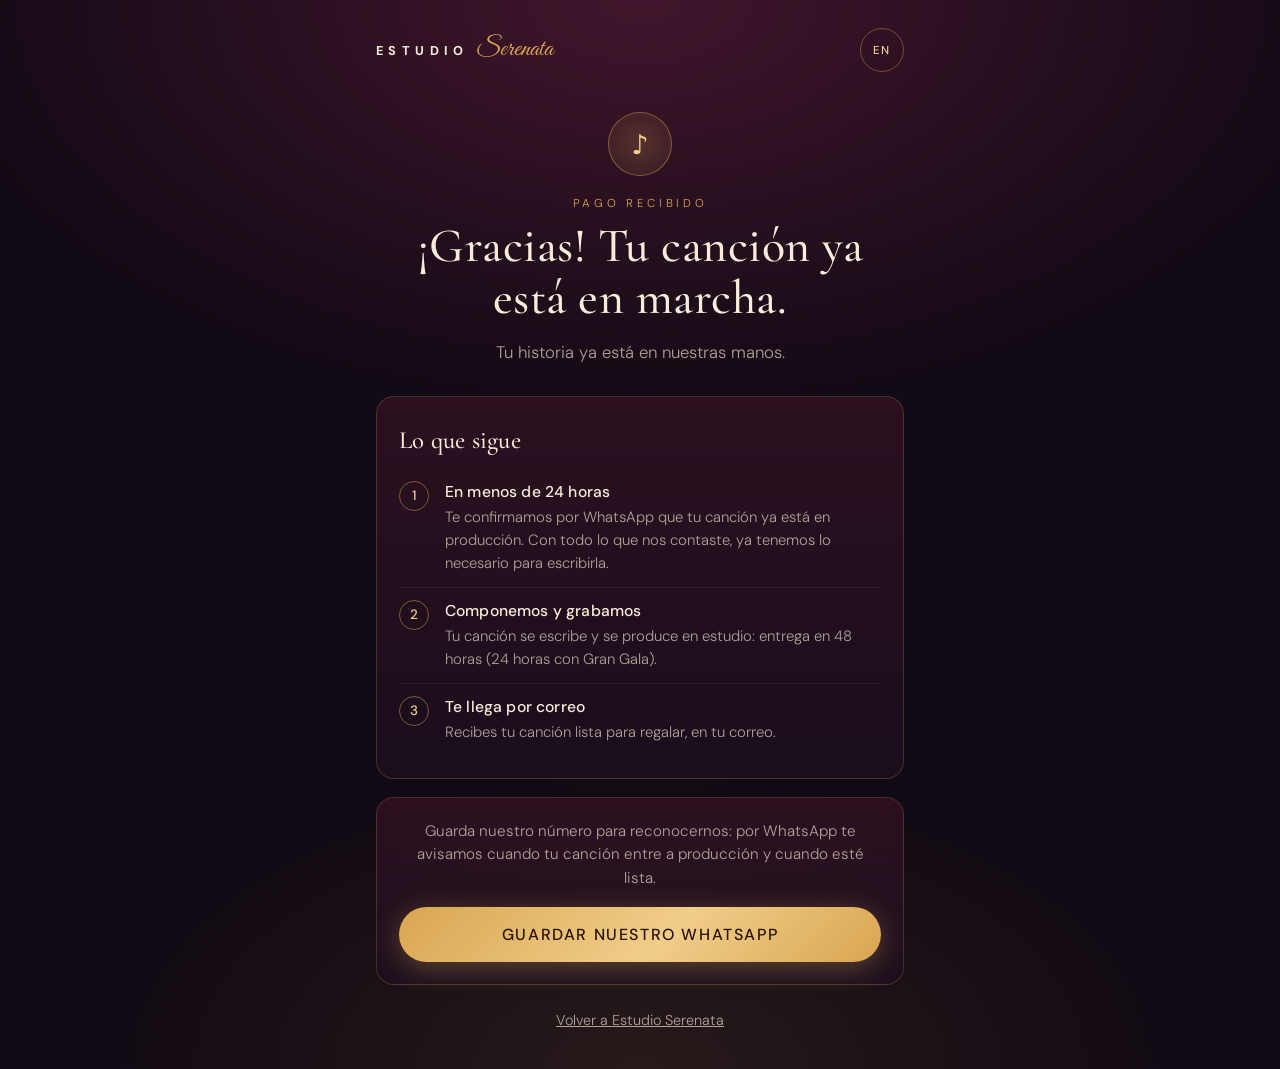
<file: gracias.html>
<!DOCTYPE html>
<html lang="es">
<head>
  <meta charset="UTF-8" />
  <meta name="viewport" content="width=device-width, initial-scale=1.0, viewport-fit=cover" />
  <title>Gracias — Estudio Serenata</title>
  <!-- Página de confirmación tras el pago en Stripe (Payment Links → after_completion → redirect).
       No es una página de aterrizaje: no se indexa. -->
  <meta name="robots" content="noindex" />
  <meta name="theme-color" content="#120a14" />
  <link rel="icon" href="favicon.ico" />
  <link rel="preconnect" href="https://fonts.googleapis.com" />
  <link rel="preconnect" href="https://fonts.gstatic.com" crossorigin />
  <link href="https://fonts.googleapis.com/css2?family=Cormorant+Garamond:ital,wght@0,400;0,500;0,600;1,400;1,500&family=DM+Sans:opsz,wght@9..40,300;9..40,400;9..40,500;9..40,700&family=Great+Vibes&display=swap" rel="stylesheet" />
  <link rel="stylesheet" href="styles.css" />
  <style>
    body {
      min-height: 100svh;
      background:
        radial-gradient(ellipse 80% 55% at 50% 0%, rgba(122,35,71,0.45), transparent 70%),
        radial-gradient(ellipse 60% 40% at 50% 100%, rgba(217,166,81,0.10), transparent 70%),
        var(--noche);
    }
    .g-wrap {
      max-width: 560px; margin: 0 auto;
      padding: max(28px, env(safe-area-inset-top)) 16px max(40px, env(safe-area-inset-bottom));
    }
    .g-top { display: flex; align-items: center; justify-content: space-between; margin-bottom: 40px; }
    .g-brand { text-decoration: none; color: var(--crema); }
    .g-check {
      width: 64px; height: 64px; margin: 0 auto 20px; border-radius: 50%;
      display: grid; place-items: center;
      background: radial-gradient(circle, rgba(217,166,81,0.22), rgba(217,166,81,0.06));
      border: 1px solid rgba(217,166,81,0.45); color: var(--oro-2); font-size: 1.7rem;
    }
    .g-kicker {
      text-align: center; color: var(--oro); font-size: 0.72rem;
      letter-spacing: 0.32em; text-transform: uppercase; margin-bottom: 10px;
    }
    .g-wrap h1 {
      text-align: center; font-size: clamp(2.1rem, 8vw, 3rem); line-height: 1.08; margin-bottom: 14px;
    }
    .g-lead { text-align: center; color: var(--ink-dim); font-size: 1.05rem; line-height: 1.6; margin-bottom: 30px; }
    .g-lead strong { color: var(--crema); font-weight: 500; }
    .g-card {
      background: linear-gradient(180deg, rgba(87,26,51,0.38), rgba(28,15,31,0.78));
      border: 1px solid rgba(217,166,81,0.22); border-radius: 18px; padding: 22px; margin-bottom: 18px;
    }
    .g-order { text-align: center; }
    .g-order .lbl { color: var(--ink-dim); font-size: 0.82rem; letter-spacing: 0.08em; }
    .g-order .id {
      font-weight: 500; font-size: 1.35rem; letter-spacing: 0.06em;
      color: var(--oro-2); margin: 6px 0; word-break: break-all;
    }
    .g-order .hint { color: var(--ink-dim); font-size: 0.86rem; line-height: 1.5; }
    .g-steps-title { font-family: var(--serif); font-size: 1.55rem; text-align: left; margin: 6px 0 14px; }
    .g-steps { list-style: none; }
    .g-steps li { display: grid; grid-template-columns: 34px 1fr; gap: 12px; padding: 12px 0; }
    .g-steps li + li { border-top: 1px solid rgba(248,237,218,0.08); }
    .g-num {
      width: 30px; height: 30px; border-radius: 50%; display: grid; place-items: center;
      border: 1px solid rgba(217,166,81,0.5); color: var(--oro-2); font-size: 0.85rem; font-weight: 500;
    }
    .g-steps h3 { font-family: var(--sans); font-weight: 500; font-size: 0.98rem; margin-bottom: 4px; color: var(--crema); }
    .g-steps p { color: var(--ink-dim); font-size: 0.93rem; line-height: 1.55; }
    .g-wa { text-align: center; }
    .g-wa p { color: var(--ink-dim); font-size: 0.95rem; line-height: 1.55; margin-bottom: 16px; }
    .g-wa .btn { width: 100%; text-align: center; }
    .g-home { display: block; text-align: center; margin-top: 26px; color: var(--ink-dim); font-size: 0.9rem; }
    .g-home:hover { color: var(--oro-2); }
    .g-fade { opacity: 0; transform: translateY(10px); animation: g-in 0.9s var(--ease-out) forwards; }
    .g-wrap > :nth-child(3) { animation-delay: 0.08s; }
    .g-wrap > :nth-child(4) { animation-delay: 0.16s; }
    .g-wrap > :nth-child(5) { animation-delay: 0.24s; }
    @keyframes g-in { to { opacity: 1; transform: none; } }
    @media (prefers-reduced-motion: reduce) { .g-fade { animation: none; opacity: 1; transform: none; } }
  </style>
</head>
<body>
  <main class="g-wrap">
    <div class="g-top">
      <a class="g-brand nav-brand" href="/"><span class="brand-casa">ESTUDIO</span><span class="brand-sere">Serenata</span></a>
      <button class="lang-toggle" id="g-lang" type="button">EN</button>
    </div>

    <section class="g-fade">
      <div class="g-check" aria-hidden="true">♪</div>
      <p class="g-kicker" data-t="kicker"></p>
      <h1 data-t="title"></h1>
      <p class="g-lead" id="g-lead"></p>
    </section>

    <section class="g-card g-order g-fade" id="g-order" hidden>
      <div class="lbl" data-t="orderLabel"></div>
      <div class="id" id="g-order-id"></div>
      <div class="hint" data-t="orderHint"></div>
    </section>

    <section class="g-card g-fade">
      <h2 class="g-steps-title" data-t="nextTitle"></h2>
      <ol class="g-steps">
        <li><span class="g-num">1</span><div><h3 data-t="s1h"></h3><p data-t="s1p"></p></div></li>
        <li><span class="g-num">2</span><div><h3 data-t="s2h"></h3><p id="g-s2p"></p></div></li>
        <li><span class="g-num">3</span><div><h3 data-t="s3h"></h3><p id="g-s3p"></p></div></li>
      </ol>
    </section>

    <section class="g-card g-wa g-fade">
      <p data-t="waText"></p>
      <a class="btn btn-gold btn-lg" id="g-wa" href="https://wa.me/14072057707" target="_blank" rel="noopener" data-t="waBtn"></a>
    </section>

    <a class="g-home" href="/" data-t="home"></a>
  </main>

  <script>
  (() => {
    const WA_NUMBER = "14072057707"; // mismo número que WA_NUMBER en cinematic.js

    /* Textos. Registro "tú", como el resto del sitio (nov 2026).
       Lo prometido aquí: confirmación por WhatsApp en menos de 24 h (el formulario ya pide
       todos los detalles de la canción, así que no hay preguntas de seguimiento),
       entrega en 48 h (Gran Gala 24 h), por correo. */
    const T = {
      es: {
        kicker: "Pago recibido",
        title: "¡Gracias! Tu canción ya está en marcha.",
        leadNamed: "La canción para ",
        leadNamedEnd: " ya está en nuestras manos.",
        lead: "Tu historia ya está en nuestras manos.",
        orderLabel: "Tu número de pedido",
        orderHint: "Guárdalo: con él encontramos tu historia en segundos.",
        nextTitle: "Lo que sigue",
        s1h: "En menos de 24 horas",
        s1p: "Te confirmamos por WhatsApp que tu canción ya está en producción. Con todo lo que nos contaste, ya tenemos lo necesario para escribirla.",
        s2h: "Componemos y grabamos",
        s2p: { gala: "Tu canción se escribe y se produce con prioridad: entrega en 24 horas.",
               std: "Tu canción se escribe y se produce en estudio: entrega en 48 horas.",
               any: "Tu canción se escribe y se produce en estudio: entrega en 48 horas (24 horas con Gran Gala)." },
        s3h: "Te llega por correo",
        s3p: { verso: "Recibes tu canción en MP3, lista para regalar.",
               serenata: "Recibes tu canción en MP3 y WAV (calidad de estudio), lista para regalar.",
               gala: "Recibes tu canción en MP3 y WAV, más la letra lista para enmarcar.",
               any: "Recibes tu canción lista para regalar, en tu correo." },
        s3to: "Te la enviamos a ",
        waText: "Guarda nuestro número para reconocernos: por WhatsApp te avisamos cuando tu canción entre a producción y cuando esté lista.",
        waBtn: "Guardar nuestro WhatsApp",
        waMsg: (id) => "Hola, acabo de pagar mi canción en Estudio Serenata" + (id ? " (pedido " + id + ")" : "") + ". ¡Guardo su número! 🎶",
        home: "Volver a Estudio Serenata",
        toggle: "EN", toggleAria: "Switch to English", docTitle: "Gracias — Estudio Serenata"
      },
      en: {
        kicker: "Payment received",
        title: "Thank you! Your song is on its way.",
        leadNamed: "The song for ",
        leadNamedEnd: " is now in our hands.",
        lead: "Your story is now in our hands.",
        orderLabel: "Your order number",
        orderHint: "Keep it handy — it lets us find your story in seconds.",
        nextTitle: "What happens next",
        s1h: "Within 24 hours",
        s1p: "We'll confirm on WhatsApp that your song is in production. With everything you told us, we have what we need to write it.",
        s2h: "We write and record",
        s2p: { gala: "Your song is written and produced with priority: delivered in 24 hours.",
               std: "Your song is written and produced in the studio: delivered in 48 hours.",
               any: "Your song is written and produced in the studio: delivered in 48 hours (24 hours with Gran Gala)." },
        s3h: "It arrives by email",
        s3p: { verso: "You'll receive your song as an MP3, ready to give.",
               serenata: "You'll receive your song as MP3 and WAV (studio quality), ready to give.",
               gala: "You'll receive your song as MP3 and WAV, plus the lyrics ready to frame.",
               any: "You'll receive your song, ready to give, by email." },
        s3to: "We'll send it to ",
        waText: "Save our number so you recognize us: we'll message you on WhatsApp when your song goes into production and when it's ready.",
        waBtn: "Save our WhatsApp",
        waMsg: (id) => "Hi, I just paid for my song at Estudio Serenata" + (id ? " (order " + id + ")" : "") + ". Saving your number! 🎶",
        home: "Back to Estudio Serenata",
        toggle: "ES", toggleAria: "Cambiar a español", docTitle: "Thank you — Estudio Serenata"
      }
    };

    /* El pedido que este navegador acaba de hacer (cinematic.js lo guarda antes de ir a Stripe).
       Si no está (otro dispositivo, modo privado), la página muestra la versión general. */
    let order = null;
    let savedLang = null;
    try { order = JSON.parse(localStorage.getItem("es-ultimo-pedido") || "null"); } catch (_) {}
    try { savedLang = localStorage.getItem("es-lang"); } catch (_) {}
    let lang = savedLang === "en" || savedLang === "es"
      ? savedLang
      : (order && order.idioma === "en" ? "en" : "es");

    function pkgKey(p) {
      p = String(p || "").toLowerCase();
      if (p.includes("gala")) return "gala";
      if (p.includes("serenata")) return "serenata";
      if (p.includes("verso")) return "verso";
      return "";
    }

    function render() {
      const t = T[lang];
      document.documentElement.lang = lang;
      document.title = t.docTitle;
      document.querySelectorAll("[data-t]").forEach(el => { el.textContent = t[el.dataset.t]; });

      const id = order && /^ES-[A-Z0-9-]+$/.test(order.orderId || "") ? order.orderId : "";
      const name = order && order.nombre ? String(order.nombre).slice(0, 60) : "";
      const pkg = pkgKey(order && order.paquete);

      /* Texto escrito por el cliente: siempre como texto, nunca como HTML */
      const lead = document.getElementById("g-lead");
      lead.textContent = "";
      if (name) {
        const strong = document.createElement("strong");
        strong.textContent = name;
        lead.append(t.leadNamed, strong, t.leadNamedEnd);
      } else {
        lead.textContent = t.lead;
      }

      document.getElementById("g-order").hidden = !id;
      document.getElementById("g-order-id").textContent = id;
      document.getElementById("g-s2p").textContent = pkg ? (pkg === "gala" ? t.s2p.gala : t.s2p.std) : t.s2p.any;
      const s3 = document.getElementById("g-s3p");
      s3.textContent = (t.s3p[pkg] || t.s3p.any) + " ";
      /* el correo al que se entrega: última oportunidad de notar un error de tipeo */
      const email = order && /^[^\s@]+@[^\s@]+\.[^\s@]+$/.test(order.email || "") ? String(order.email).slice(0, 120) : "";
      if (email) {
        const em = document.createElement("strong");
        em.textContent = email;
        s3.append(t.s3to, em, ".");
      }
      document.getElementById("g-wa").href = "https://wa.me/" + WA_NUMBER + "?text=" + encodeURIComponent(t.waMsg(id));

      const btn = document.getElementById("g-lang");
      btn.textContent = t.toggle;
      btn.setAttribute("aria-label", t.toggleAria);
    }

    document.getElementById("g-lang").addEventListener("click", () => {
      lang = lang === "es" ? "en" : "es";
      try { localStorage.setItem("es-lang", lang); } catch (_) {}
      render();
    });

    render();
  })();
  </script>
</body>
</html>
</file>
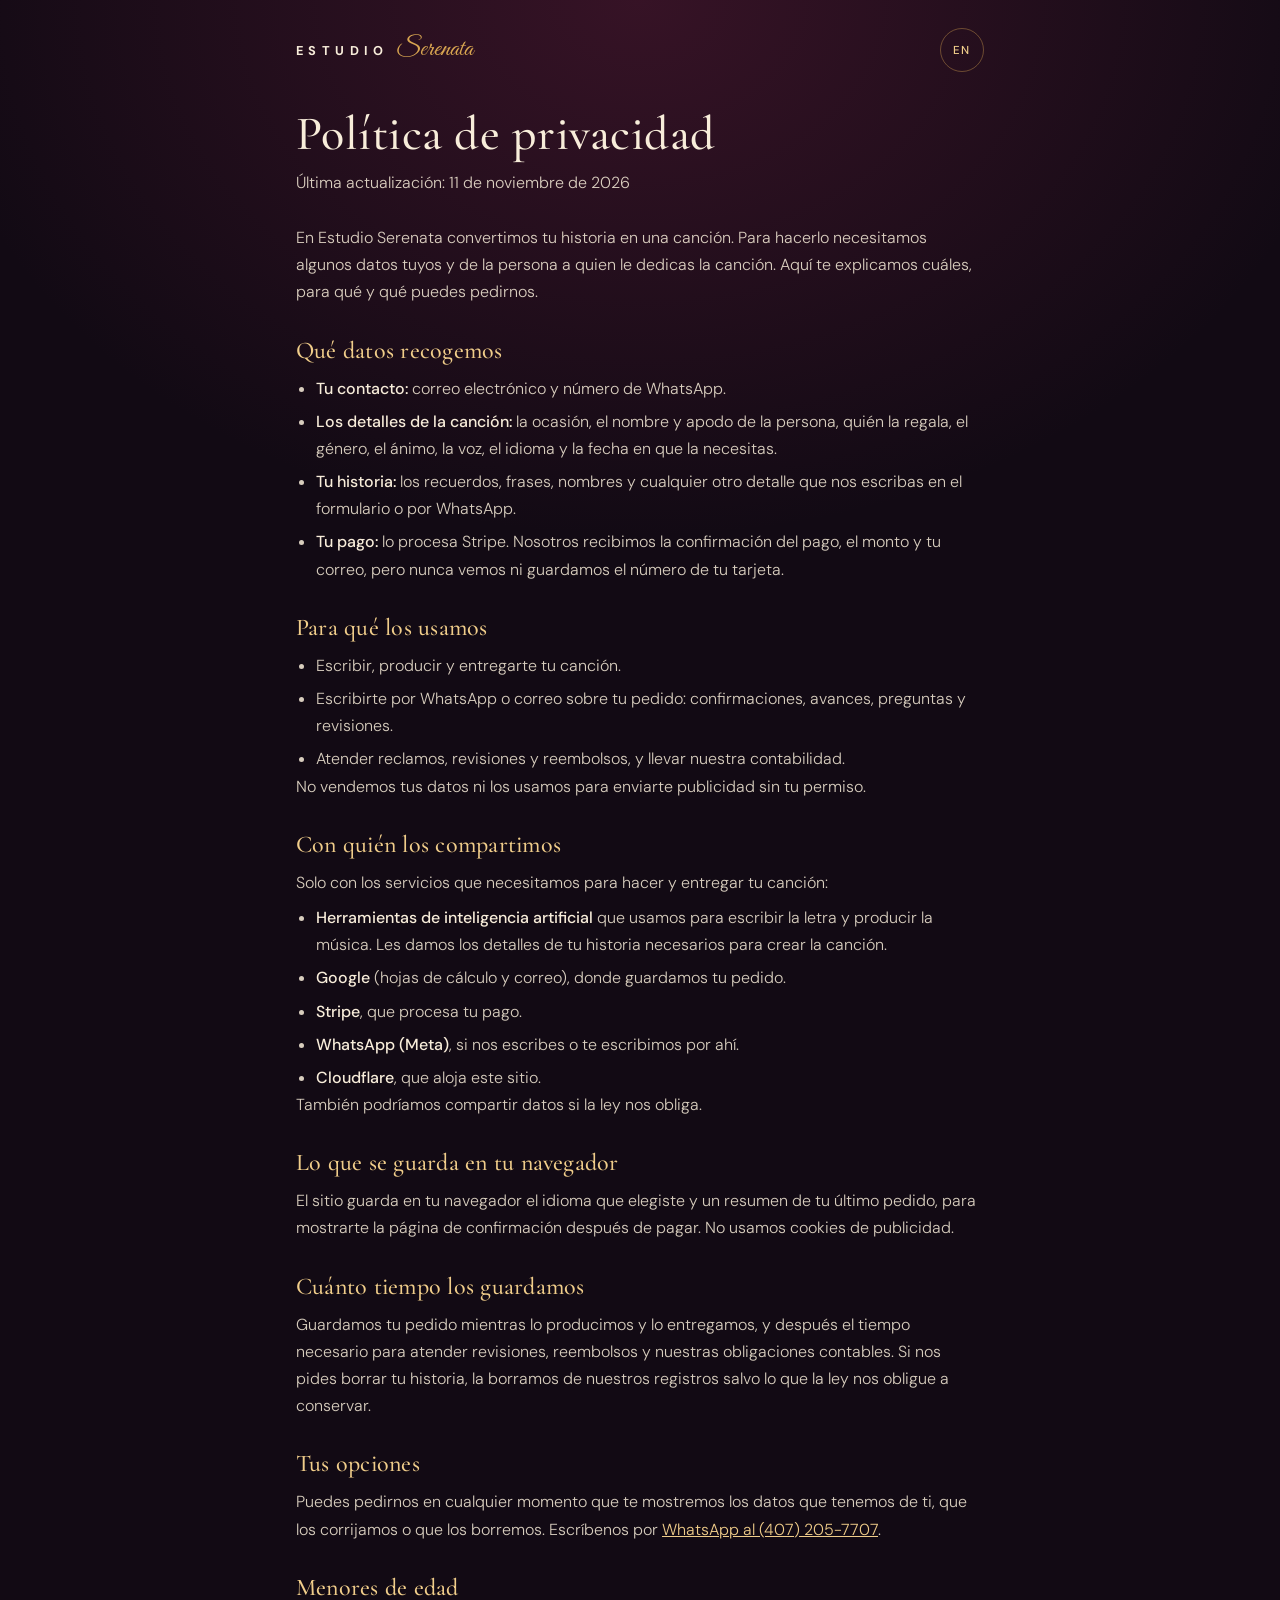
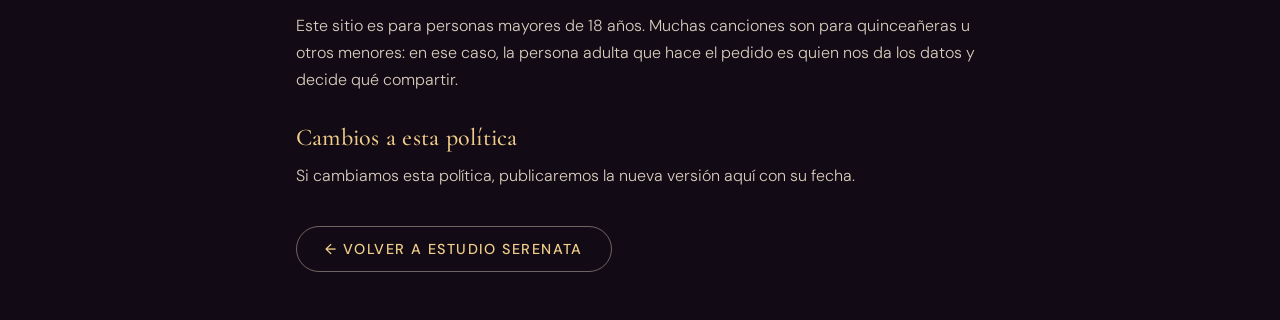
<file: privacidad.html>
<!DOCTYPE html>
<html lang="es">
<head>
  <meta charset="UTF-8" />
  <meta name="viewport" content="width=device-width, initial-scale=1.0, viewport-fit=cover" />
  <title>Política de privacidad — Estudio Serenata</title>
  <meta name="description" content="Qué datos recoge Estudio Serenata, para qué los usa y cómo pedir que los borremos." />
  <meta name="theme-color" content="#120a14" />
  <link rel="icon" href="favicon.ico" />
  <link rel="preconnect" href="https://fonts.googleapis.com" />
  <link rel="preconnect" href="https://fonts.gstatic.com" crossorigin />
  <link href="https://fonts.googleapis.com/css2?family=Cormorant+Garamond:wght@400;500;600&family=DM+Sans:opsz,wght@9..40,300;9..40,400;9..40,500;9..40,700&family=Great+Vibes&display=swap" rel="stylesheet" />
  <link rel="stylesheet" href="styles.css" />
  <style>
    body { background: radial-gradient(ellipse 80% 40% at 50% 0%, rgba(122,35,71,0.35), transparent 70%), var(--noche); }
    .l-wrap { max-width: 720px; margin: 0 auto; padding: max(28px, env(safe-area-inset-top)) 16px max(48px, env(safe-area-inset-bottom)); }
    .l-top { display: flex; align-items: center; justify-content: space-between; margin-bottom: 36px; }
    .l-wrap h1 { font-size: clamp(2.1rem, 7vw, 3rem); line-height: 1.1; margin-bottom: 8px; }
    .l-date { color: var(--ink-dim); font-size: 0.88rem; margin-bottom: 28px; }
    .l-wrap h2 { font-size: 1.5rem; text-align: left; margin: 30px 0 10px; color: var(--oro-2); }
    .l-wrap p, .l-wrap li { color: rgba(248,237,218,0.86); font-size: 1rem; line-height: 1.7; }
    .l-wrap p + p { margin-top: 10px; }
    .l-wrap ul { margin: 8px 0 0 20px; }
    .l-wrap li + li { margin-top: 6px; }
    .l-wrap strong { color: var(--crema); font-weight: 500; }
    .l-wrap a { color: var(--oro-2); }
    .l-home { display: inline-block; margin-top: 36px; }
  </style>
</head>
<body>
  <main class="l-wrap">
    <div class="l-top">
      <a class="nav-brand" href="/"><span class="brand-casa">ESTUDIO</span><span class="brand-sere">Serenata</span></a>
      <button class="lang-toggle" id="l-lang" type="button" aria-label="Switch to English">EN</button>
    </div>

    <article lang="es" data-lang="es">
      <h1>Política de privacidad</h1>
      <p class="l-date">Última actualización: 11 de noviembre de 2026</p>

      <p>En Estudio Serenata convertimos tu historia en una canción. Para hacerlo necesitamos algunos datos tuyos y de la persona a quien le dedicas la canción. Aquí te explicamos cuáles, para qué y qué puedes pedirnos.</p>

      <h2>Qué datos recogemos</h2>
      <ul>
        <li><strong>Tu contacto:</strong> correo electrónico y número de WhatsApp.</li>
        <li><strong>Los detalles de la canción:</strong> la ocasión, el nombre y apodo de la persona, quién la regala, el género, el ánimo, la voz, el idioma y la fecha en que la necesitas.</li>
        <li><strong>Tu historia:</strong> los recuerdos, frases, nombres y cualquier otro detalle que nos escribas en el formulario o por WhatsApp.</li>
        <li><strong>Tu pago:</strong> lo procesa Stripe. Nosotros recibimos la confirmación del pago, el monto y tu correo, pero nunca vemos ni guardamos el número de tu tarjeta.</li>
      </ul>

      <h2>Para qué los usamos</h2>
      <ul>
        <li>Escribir, producir y entregarte tu canción.</li>
        <li>Escribirte por WhatsApp o correo sobre tu pedido: confirmaciones, avances, preguntas y revisiones.</li>
        <li>Atender reclamos, revisiones y reembolsos, y llevar nuestra contabilidad.</li>
      </ul>
      <p>No vendemos tus datos ni los usamos para enviarte publicidad sin tu permiso.</p>

      <h2>Con quién los compartimos</h2>
      <p>Solo con los servicios que necesitamos para hacer y entregar tu canción:</p>
      <ul>
        <li><strong>Herramientas de inteligencia artificial</strong> que usamos para escribir la letra y producir la música. Les damos los detalles de tu historia necesarios para crear la canción.</li>
        <li><strong>Google</strong> (hojas de cálculo y correo), donde guardamos tu pedido.</li>
        <li><strong>Stripe</strong>, que procesa tu pago.</li>
        <li><strong>WhatsApp (Meta)</strong>, si nos escribes o te escribimos por ahí.</li>
        <li><strong>Cloudflare</strong>, que aloja este sitio.</li>
      </ul>
      <p>También podríamos compartir datos si la ley nos obliga.</p>

      <h2>Lo que se guarda en tu navegador</h2>
      <p>El sitio guarda en tu navegador el idioma que elegiste y un resumen de tu último pedido, para mostrarte la página de confirmación después de pagar. No usamos cookies de publicidad.</p>

      <h2>Cuánto tiempo los guardamos</h2>
      <p>Guardamos tu pedido mientras lo producimos y lo entregamos, y después el tiempo necesario para atender revisiones, reembolsos y nuestras obligaciones contables. Si nos pides borrar tu historia, la borramos de nuestros registros salvo lo que la ley nos obligue a conservar.</p>

      <h2>Tus opciones</h2>
      <p>Puedes pedirnos en cualquier momento que te mostremos los datos que tenemos de ti, que los corrijamos o que los borremos. Escríbenos por <a href="https://wa.me/14072057707" rel="noopener">WhatsApp al (407) 205-7707</a>.</p>

      <h2>Menores de edad</h2>
      <p>Este sitio es para personas mayores de 18 años. Muchas canciones son para quinceañeras u otros menores: en ese caso, la persona adulta que hace el pedido es quien nos da los datos y decide qué compartir.</p>

      <h2>Cambios a esta política</h2>
      <p>Si cambiamos esta política, publicaremos la nueva versión aquí con su fecha.</p>
    </article>

    <article lang="en" data-lang="en" hidden>
      <h1>Privacy policy</h1>
      <p class="l-date">Last updated: November 11, 2026</p>

      <p>At Estudio Serenata we turn your story into a song. To do that we need some information about you and the person the song is for. Here is what we collect, why, and what you can ask of us.</p>

      <h2>What we collect</h2>
      <ul>
        <li><strong>Your contact details:</strong> email address and WhatsApp number.</li>
        <li><strong>Song details:</strong> the occasion, the person's name and nickname, who the gift is from, genre, mood, voice, language, and when you need it.</li>
        <li><strong>Your story:</strong> the memories, phrases, names and any other details you write in the form or send on WhatsApp.</li>
        <li><strong>Your payment:</strong> processed by Stripe. We receive the payment confirmation, amount and your email, but we never see or store your card number.</li>
      </ul>

      <h2>How we use it</h2>
      <ul>
        <li>To write, produce and deliver your song.</li>
        <li>To contact you on WhatsApp or email about your order: confirmations, updates, questions and revisions.</li>
        <li>To handle complaints, revisions and refunds, and to keep our accounting records.</li>
      </ul>
      <p>We don't sell your data or use it to send you advertising without your permission.</p>

      <h2>Who we share it with</h2>
      <p>Only the services we need to make and deliver your song:</p>
      <ul>
        <li><strong>Artificial intelligence tools</strong> we use to write lyrics and produce music. We give them the story details needed to create the song.</li>
        <li><strong>Google</strong> (spreadsheets and email), where we keep your order.</li>
        <li><strong>Stripe</strong>, which processes your payment.</li>
        <li><strong>WhatsApp (Meta)</strong>, if you message us or we message you there.</li>
        <li><strong>Cloudflare</strong>, which hosts this site.</li>
      </ul>
      <p>We may also share information if the law requires it.</p>

      <h2>What's stored in your browser</h2>
      <p>The site stores your language choice and a summary of your latest order in your browser, so it can show your confirmation page after payment. We don't use advertising cookies.</p>

      <h2>How long we keep it</h2>
      <p>We keep your order while we produce and deliver it, and afterwards for as long as needed to handle revisions, refunds and our accounting obligations. If you ask us to delete your story, we delete it from our records except for anything the law requires us to keep.</p>

      <h2>Your choices</h2>
      <p>You can ask us at any time to show you the data we have about you, correct it, or delete it. Message us on <a href="https://wa.me/14072057707" rel="noopener">WhatsApp at (407) 205-7707</a>.</p>

      <h2>Minors</h2>
      <p>This site is for people 18 and older. Many songs are for quinceañeras or other minors: in that case, the adult placing the order provides the information and decides what to share.</p>

      <h2>Changes to this policy</h2>
      <p>If we change this policy, we'll post the new version here with its date.</p>
    </article>

    <a class="btn btn-line l-home" href="/" id="l-home">← Volver a Estudio Serenata</a>
  </main>

  <script>
  (() => {
    let lang = "es";
    try { if (localStorage.getItem("es-lang") === "en") lang = "en"; } catch (_) {}
    const btn = document.getElementById("l-lang");
    const home = document.getElementById("l-home");
    function render() {
      document.documentElement.lang = lang;
      document.querySelectorAll("[data-lang]").forEach(el => { el.hidden = el.dataset.lang !== lang; });
      document.title = lang === "en" ? "Privacy policy — Estudio Serenata" : "Política de privacidad — Estudio Serenata";
      btn.textContent = lang === "en" ? "ES" : "EN";
      btn.setAttribute("aria-label", lang === "en" ? "Cambiar a español" : "Switch to English");
      home.textContent = lang === "en" ? "← Back to Estudio Serenata" : "← Volver a Estudio Serenata";
    }
    btn.addEventListener("click", () => {
      lang = lang === "es" ? "en" : "es";
      try { localStorage.setItem("es-lang", lang); } catch (_) {}
      render();
    });
    render();
  })();
  </script>
</body>
</html>
</file>
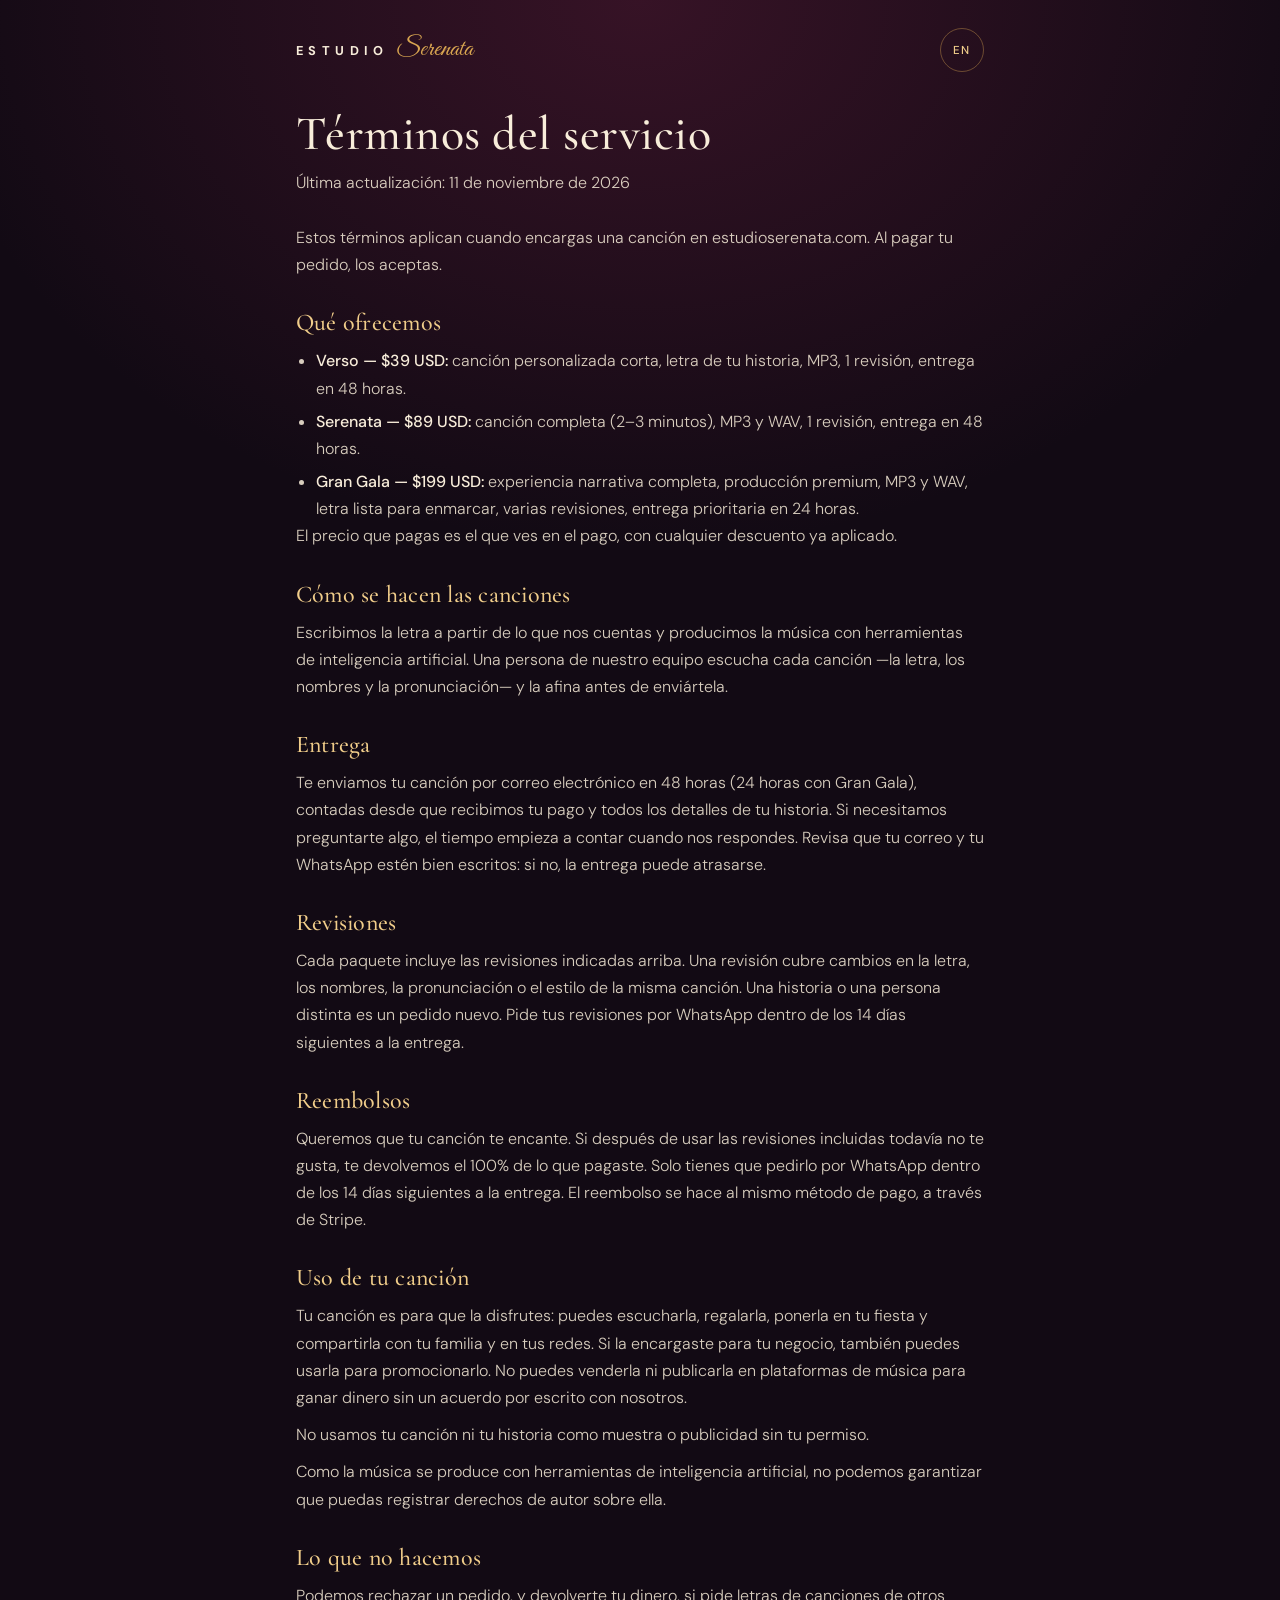
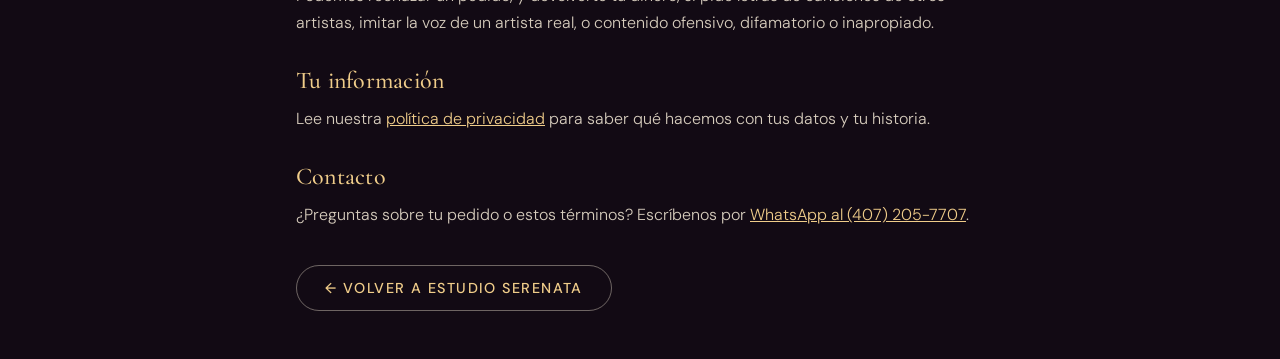
<file: terminos.html>
<!DOCTYPE html>
<html lang="es">
<head>
  <meta charset="UTF-8" />
  <meta name="viewport" content="width=device-width, initial-scale=1.0, viewport-fit=cover" />
  <title>Términos del servicio — Estudio Serenata</title>
  <meta name="description" content="Paquetes, tiempos de entrega, revisiones, reembolsos y uso de tu canción de Estudio Serenata." />
  <meta name="theme-color" content="#120a14" />
  <link rel="icon" href="favicon.ico" />
  <link rel="preconnect" href="https://fonts.googleapis.com" />
  <link rel="preconnect" href="https://fonts.gstatic.com" crossorigin />
  <link href="https://fonts.googleapis.com/css2?family=Cormorant+Garamond:wght@400;500;600&family=DM+Sans:opsz,wght@9..40,300;9..40,400;9..40,500;9..40,700&family=Great+Vibes&display=swap" rel="stylesheet" />
  <link rel="stylesheet" href="styles.css" />
  <style>
    body { background: radial-gradient(ellipse 80% 40% at 50% 0%, rgba(122,35,71,0.35), transparent 70%), var(--noche); }
    .l-wrap { max-width: 720px; margin: 0 auto; padding: max(28px, env(safe-area-inset-top)) 16px max(48px, env(safe-area-inset-bottom)); }
    .l-top { display: flex; align-items: center; justify-content: space-between; margin-bottom: 36px; }
    .l-wrap h1 { font-size: clamp(2.1rem, 7vw, 3rem); line-height: 1.1; margin-bottom: 8px; }
    .l-date { color: var(--ink-dim); font-size: 0.88rem; margin-bottom: 28px; }
    .l-wrap h2 { font-size: 1.5rem; text-align: left; margin: 30px 0 10px; color: var(--oro-2); }
    .l-wrap p, .l-wrap li { color: rgba(248,237,218,0.86); font-size: 1rem; line-height: 1.7; }
    .l-wrap p + p { margin-top: 10px; }
    .l-wrap ul { margin: 8px 0 0 20px; }
    .l-wrap li + li { margin-top: 6px; }
    .l-wrap strong { color: var(--crema); font-weight: 500; }
    .l-wrap a { color: var(--oro-2); }
    .l-home { display: inline-block; margin-top: 36px; }
  </style>
</head>
<body>
  <main class="l-wrap">
    <div class="l-top">
      <a class="nav-brand" href="/"><span class="brand-casa">ESTUDIO</span><span class="brand-sere">Serenata</span></a>
      <button class="lang-toggle" id="l-lang" type="button" aria-label="Switch to English">EN</button>
    </div>

    <article lang="es" data-lang="es">
      <h1>Términos del servicio</h1>
      <p class="l-date">Última actualización: 11 de noviembre de 2026</p>

      <p>Estos términos aplican cuando encargas una canción en estudioserenata.com. Al pagar tu pedido, los aceptas.</p>

      <h2>Qué ofrecemos</h2>
      <ul>
        <li><strong>Verso — $39 USD:</strong> canción personalizada corta, letra de tu historia, MP3, 1 revisión, entrega en 48 horas.</li>
        <li><strong>Serenata — $89 USD:</strong> canción completa (2–3 minutos), MP3 y WAV, 1 revisión, entrega en 48 horas.</li>
        <li><strong>Gran Gala — $199 USD:</strong> experiencia narrativa completa, producción premium, MP3 y WAV, letra lista para enmarcar, varias revisiones, entrega prioritaria en 24 horas.</li>
      </ul>
      <p>El precio que pagas es el que ves en el pago, con cualquier descuento ya aplicado.</p>

      <h2>Cómo se hacen las canciones</h2>
      <p>Escribimos la letra a partir de lo que nos cuentas y producimos la música con herramientas de inteligencia artificial. Una persona de nuestro equipo escucha cada canción —la letra, los nombres y la pronunciación— y la afina antes de enviártela.</p>

      <h2>Entrega</h2>
      <p>Te enviamos tu canción por correo electrónico en 48 horas (24 horas con Gran Gala), contadas desde que recibimos tu pago y todos los detalles de tu historia. Si necesitamos preguntarte algo, el tiempo empieza a contar cuando nos respondes. Revisa que tu correo y tu WhatsApp estén bien escritos: si no, la entrega puede atrasarse.</p>

      <h2>Revisiones</h2>
      <p>Cada paquete incluye las revisiones indicadas arriba. Una revisión cubre cambios en la letra, los nombres, la pronunciación o el estilo de la misma canción. Una historia o una persona distinta es un pedido nuevo. Pide tus revisiones por WhatsApp dentro de los 14 días siguientes a la entrega.</p>

      <h2>Reembolsos</h2>
      <p>Queremos que tu canción te encante. Si después de usar las revisiones incluidas todavía no te gusta, te devolvemos el 100% de lo que pagaste. Solo tienes que pedirlo por WhatsApp dentro de los 14 días siguientes a la entrega. El reembolso se hace al mismo método de pago, a través de Stripe.</p>

      <h2>Uso de tu canción</h2>
      <p>Tu canción es para que la disfrutes: puedes escucharla, regalarla, ponerla en tu fiesta y compartirla con tu familia y en tus redes. Si la encargaste para tu negocio, también puedes usarla para promocionarlo. No puedes venderla ni publicarla en plataformas de música para ganar dinero sin un acuerdo por escrito con nosotros.</p>
      <p>No usamos tu canción ni tu historia como muestra o publicidad sin tu permiso.</p>
      <p>Como la música se produce con herramientas de inteligencia artificial, no podemos garantizar que puedas registrar derechos de autor sobre ella.</p>

      <h2>Lo que no hacemos</h2>
      <p>Podemos rechazar un pedido, y devolverte tu dinero, si pide letras de canciones de otros artistas, imitar la voz de un artista real, o contenido ofensivo, difamatorio o inapropiado.</p>

      <h2>Tu información</h2>
      <p>Lee nuestra <a href="/privacidad">política de privacidad</a> para saber qué hacemos con tus datos y tu historia.</p>

      <h2>Contacto</h2>
      <p>¿Preguntas sobre tu pedido o estos términos? Escríbenos por <a href="https://wa.me/14072057707" rel="noopener">WhatsApp al (407) 205-7707</a>.</p>
    </article>

    <article lang="en" data-lang="en" hidden>
      <h1>Terms of service</h1>
      <p class="l-date">Last updated: November 11, 2026</p>

      <p>These terms apply when you order a song at estudioserenata.com. By paying for your order, you accept them.</p>

      <h2>What we offer</h2>
      <ul>
        <li><strong>Verso — $39 USD:</strong> short personalized song, lyrics from your story, MP3, 1 revision, 48-hour delivery.</li>
        <li><strong>Serenata — $89 USD:</strong> full song (2–3 minutes), MP3 and WAV, 1 revision, 48-hour delivery.</li>
        <li><strong>Gran Gala — $199 USD:</strong> full narrative experience, premium production, MP3 and WAV, frameable lyrics, multiple revisions, 24-hour priority delivery.</li>
      </ul>
      <p>The price you pay is the one shown at checkout, with any discount already applied.</p>

      <h2>How the songs are made</h2>
      <p>We write the lyrics from what you tell us and produce the music with artificial intelligence tools. A person on our team listens to every song — the lyrics, the names and the pronunciation — and fine-tunes it before sending it to you.</p>

      <h2>Delivery</h2>
      <p>We email your song within 48 hours (24 hours with Gran Gala), counted from when we receive your payment and all the details of your story. If we need to ask you something, the clock starts when you reply. Make sure your email and WhatsApp are spelled correctly, or delivery may be delayed.</p>

      <h2>Revisions</h2>
      <p>Each package includes the revisions listed above. A revision covers changes to the lyrics, names, pronunciation or style of the same song. A different story or person is a new order. Request your revisions on WhatsApp within 14 days of delivery.</p>

      <h2>Refunds</h2>
      <p>We want you to love your song. If you still don't like it after using the included revisions, we'll refund 100% of what you paid. Just ask on WhatsApp within 14 days of delivery. Refunds go back to your original payment method through Stripe.</p>

      <h2>Using your song</h2>
      <p>Your song is yours to enjoy: you can listen to it, give it as a gift, play it at your party, and share it with your family and on social media. If you ordered it for your business, you can also use it to promote your business. You may not sell it or publish it on music platforms for profit without a written agreement with us.</p>
      <p>We don't use your song or your story as a sample or in advertising without your permission.</p>
      <p>Because the music is produced with artificial intelligence tools, we can't guarantee that you'll be able to register a copyright in it.</p>

      <h2>What we don't do</h2>
      <p>We may decline an order, and refund your money, if it asks for another artist's lyrics, an imitation of a real artist's voice, or offensive, defamatory or inappropriate content.</p>

      <h2>Your information</h2>
      <p>Read our <a href="/privacidad">privacy policy</a> to learn what we do with your data and your story.</p>

      <h2>Contact</h2>
      <p>Questions about your order or these terms? Message us on <a href="https://wa.me/14072057707" rel="noopener">WhatsApp at (407) 205-7707</a>.</p>
    </article>

    <a class="btn btn-line l-home" href="/" id="l-home">← Volver a Estudio Serenata</a>
  </main>

  <script>
  (() => {
    let lang = "es";
    try { if (localStorage.getItem("es-lang") === "en") lang = "en"; } catch (_) {}
    const btn = document.getElementById("l-lang");
    const home = document.getElementById("l-home");
    function render() {
      document.documentElement.lang = lang;
      document.querySelectorAll("[data-lang]").forEach(el => { el.hidden = el.dataset.lang !== lang; });
      document.title = lang === "en" ? "Terms of service — Estudio Serenata" : "Términos del servicio — Estudio Serenata";
      btn.textContent = lang === "en" ? "ES" : "EN";
      btn.setAttribute("aria-label", lang === "en" ? "Cambiar a español" : "Switch to English");
      home.textContent = lang === "en" ? "← Back to Estudio Serenata" : "← Volver a Estudio Serenata";
    }
    btn.addEventListener("click", () => {
      lang = lang === "es" ? "en" : "es";
      try { localStorage.setItem("es-lang", lang); } catch (_) {}
      render();
    });
    render();
  })();
  </script>
</body>
</html>
</file>
<file: styles.css>
/* ════════════════════════════════════════════════════════════
   ESTUDIO SERENATA — cinematic Latin design system
   Palette: noche (plum-black) · vino · oro candela · rosa
   ════════════════════════════════════════════════════════════ */
:root {
  --noche:   #120a14;
  --noche-2: #1c0f1f;
  --vino:    #571a33;
  --vino-2:  #7a2347;
  --oro:     #d9a651;
  --oro-2:   #f0cd8a;
  --rosa:    #e85d8a;
  --crema:   #f8edda;
  --ink-dim: rgba(248, 237, 218, 0.66);
  /* curvas de animación: entradas y salidas suaves, sin cortes bruscos.
     --ease-out para lo que aparece o se desliza; --ease-soft para lo que
     va y viene (hover, barras) — ambas se detienen sin golpe. */
  --ease-out: cubic-bezier(0.22, 1, 0.36, 1);
  --ease-soft: cubic-bezier(0.4, 0, 0.2, 1);
  --serif: "Cormorant Garamond", Georgia, serif;
  --sans: "DM Sans", system-ui, sans-serif;
  --script: "Great Vibes", cursive;
}

* { margin: 0; padding: 0; box-sizing: border-box; }
html { scroll-behavior: auto; } /* Lenis maneja el suavizado */
body {
  background: var(--noche);
  color: var(--crema);
  font-family: var(--sans);
  font-weight: 300;
  overflow-x: hidden;
}
::selection { background: var(--vino-2); color: var(--crema); }

h1, h2, h3 { font-family: var(--serif); font-weight: 500; letter-spacing: 0.01em; }
h2 { font-size: clamp(2rem, 4.6vw, 3.4rem); text-align: center; margin-bottom: 14px; }
.script {
  font-family: var(--script);
  color: var(--oro-2);
  font-size: clamp(2rem, 4.4vw, 3.4rem);
  display: block;
  line-height: 1.1;
  text-shadow: 0 2px 8px rgba(8,3,10,0.9), 0 6px 28px rgba(8,3,10,0.8);
}
.script.lg { font-size: clamp(3rem, 7vw, 5.2rem); }
.script-sm { font-family: var(--script); color: var(--oro-2); font-size: 0.72em; display: block; }

/* ── Navegación ── */
.nav {
  position: fixed; top: 0; left: 0; right: 0; z-index: 90;
  display: flex; align-items: center; justify-content: space-between;
  padding: 14px 28px;
  background: linear-gradient(180deg, rgba(18,10,20,0.92), rgba(18,10,20,0.78));
  backdrop-filter: blur(14px);
  -webkit-backdrop-filter: blur(14px);
  border-bottom: 1px solid rgba(217,166,81,0.14);
  transition: transform 0.5s var(--ease-out);
}
.nav.hidden { transform: translateY(-100%); }
.nav-brand { text-decoration: none; display: inline-flex; align-items: baseline; gap: 7px; }
.brand-casa { font-family: var(--sans); font-weight: 700; font-size: 0.8rem; letter-spacing: 0.42em; color: var(--crema); }
.brand-sere { font-family: var(--script); font-size: 1.65rem; color: var(--oro); line-height: 1; }
.nav-links { display: flex; gap: 26px; }
.nav-links a {
  color: var(--ink-dim); text-decoration: none; font-size: 0.84rem;
  letter-spacing: 0.14em; text-transform: uppercase; transition: color 0.25s;
}
.nav-links a:hover { color: var(--oro-2); }

/* ── Botones ── */
.btn {
  display: inline-block; text-decoration: none; cursor: pointer;
  font-family: var(--sans); font-weight: 500; font-size: 0.9rem;
  letter-spacing: 0.1em; text-transform: uppercase;
  padding: 13px 28px; border-radius: 999px; transition: all 0.35s var(--ease-soft);
}
.btn-gold {
  background: linear-gradient(135deg, var(--oro), var(--oro-2) 55%, var(--oro));
  color: #2a1505; border: none;
  box-shadow: 0 6px 28px rgba(217,166,81,0.35);
}
.btn-gold:hover { transform: translateY(-2px); box-shadow: 0 10px 36px rgba(217,166,81,0.5); }
.btn-line { border: 1px solid rgba(248,237,218,0.4); color: var(--crema); background: transparent; }
.btn-line:hover { border-color: var(--oro); color: var(--oro-2); }
.btn-lg { padding: 17px 38px; font-size: 1rem; }
.nav-cta {
  display: inline-flex; align-items: center; justify-content: center;
  min-height: 44px; padding: 0 22px; font-size: 0.78rem; /* ≥44px objetivo táctil */
}

/* ── Selector de idioma ES/EN ── */
.nav-right { display: flex; align-items: center; gap: 12px; }
.lang-toggle {
  display: inline-flex; align-items: center; justify-content: center;
  min-height: 44px; min-width: 44px; padding: 0 12px;
  background: transparent; border: 1px solid rgba(217,166,81,0.4);
  border-radius: 999px; cursor: pointer;
  font-family: var(--sans); font-weight: 500; font-size: 0.72rem;
  letter-spacing: 0.14em; text-transform: uppercase; color: var(--oro-2);
  transition: border-color 0.25s, color 0.25s;
}
.lang-toggle:hover { border-color: var(--oro); color: var(--oro-2); }

/* ── Héroe cinemático ── */
.cinematic { position: relative; height: 520vh; }
.sticky {
  position: sticky; top: 0; height: 100vh; width: 100%;
  overflow: hidden; background: var(--noche);
}
#frame-canvas { position: absolute; inset: 0; width: 100%; height: 100%; }
.grain {
  position: absolute; inset: -60px; pointer-events: none; z-index: 6;
  opacity: 0.07;
}
.vignette {
  position: absolute; inset: 0; pointer-events: none; z-index: 7;
  background:
    radial-gradient(120% 90% at 50% 45%, transparent 42%, rgba(8,3,10,0.78) 100%),
    linear-gradient(180deg, rgba(8,3,10,0.5) 0%, transparent 22%, transparent 72%, rgba(8,3,10,0.8) 100%);
}

.overlay { position: absolute; inset: 0; z-index: 10; }
.line {
  position: absolute; left: 50%; top: 50%;
  transform: translate(-50%, -50%);
  width: min(92vw, 1000px);
  text-align: center; opacity: 0; pointer-events: none;
  will-change: opacity, transform;
  padding: 60px 20px;
}
.line::before { /* halo oscuro suave para legibilidad sobre cualquier fotograma */
  content: ""; position: absolute; inset: -12% -8%;
  background: radial-gradient(60% 62% at 50% 50%, rgba(8,3,10,0.78), rgba(8,3,10,0.42) 55%, transparent 80%);
  z-index: -1; pointer-events: none;
}
.line h1 {
  font-size: clamp(3rem, 8.6vw, 6.6rem);
  line-height: 1.06; font-weight: 600;
  text-shadow:
    0 2px 10px rgba(8,3,10,0.95),
    0 6px 30px rgba(8,3,10,0.85),
    0 12px 70px rgba(8,3,10,0.75);
}
.line-final .final-sub {
  margin: 18px auto 30px; max-width: 560px;
  color: var(--crema); font-size: 1.18rem; line-height: 1.65;
  text-shadow: 0 2px 10px rgba(8,3,10,0.9);
}

.telemetry {
  position: absolute; z-index: 12; font-size: 10px;
  letter-spacing: 0.3em; color: rgba(240,205,138,0.55);
  text-transform: uppercase;
}
.bl { bottom: 64px; left: 28px; display: none; } /* contador de fotogramas oculto */
.br { bottom: 64px; right: 28px; }
.progress {
  position: absolute; left: 28px; right: 28px; bottom: 44px; height: 1px;
  background: rgba(248,237,218,0.14); z-index: 12;
}
.progress-fill {
  height: 100%; width: 0%;
  background: linear-gradient(90deg, var(--vino-2), var(--oro));
  box-shadow: 0 0 14px rgba(217,166,81,0.7);
}
.scroll-hint {
  position: absolute; bottom: 14px; left: 50%; transform: translateX(-50%);
  z-index: 12; font-size: 10px; letter-spacing: 0.46em;
  color: rgba(248,237,218,0.6); transition: opacity 0.4s;
}
.skip-film {
  position: absolute; top: 76px; right: 28px; z-index: 13;
  font-size: 13px; letter-spacing: 0.22em; text-transform: uppercase;
  color: rgba(240,205,138,0.85); text-decoration: none;
  padding: 11px 18px; border: 1px solid rgba(217,166,81,0.4); border-radius: 999px;
  background: rgba(18,10,20,0.35); backdrop-filter: blur(6px);
  transition: opacity 0.4s, color 0.25s, border-color 0.25s;
}
.skip-film:hover { color: var(--oro-2); border-color: rgba(217,166,81,0.7); }
.skip-film.gone { opacity: 0; pointer-events: none; }
.scroll-hint span { display: inline-block; animation: bob 1.8s ease-in-out infinite; }
@keyframes bob { 0%,100% { transform: translateY(0); } 50% { transform: translateY(5px); } }

/* Línea de claridad del héroe: solo móvil, siempre visible mientras corre la
   intro — dice qué vendemos sin esperar a que termine la película. */
.hero-clarity { display: none; }

/* ── Secciones genéricas ── */
.section { padding: 110px 24px; max-width: 1180px; margin: 0 auto; }
.section-alt {
  max-width: none;
  background:
    radial-gradient(70% 50% at 50% 0%, rgba(122,35,71,0.16), transparent 70%),
    var(--noche-2);
}
.section-alt > * { max-width: 1180px; margin-left: auto; margin-right: auto; }
.kicker {
  text-align: center; font-size: 0.78rem; letter-spacing: 0.4em;
  color: var(--oro); margin-bottom: 16px;
}
.section-sub { text-align: center; color: var(--ink-dim); max-width: 560px; margin: 0 auto 26px; line-height: 1.7; }

/* ── Cifras ── */
.stats {
  display: grid; grid-template-columns: repeat(4, 1fr); gap: 20px;
  padding: 70px 24px; max-width: 1100px; margin: 0 auto;
  text-align: center;
}
.stat-num {
  display: block; font-family: var(--serif);
  font-size: clamp(2.2rem, 4.5vw, 3.6rem); color: var(--oro-2);
}
.stat-label { font-size: 0.86rem; color: var(--ink-dim); letter-spacing: 0.04em; }

/* ── Ocasiones ── */
.occasions { display: grid; grid-template-columns: repeat(3, 1fr); gap: 18px; margin-top: 50px; }
.occasion {
  position: relative; overflow: hidden;
  border: 1px solid rgba(217,166,81,0.16); border-radius: 18px;
  padding: 34px 28px; background: rgba(28,15,31,0.6);
  transition: transform 0.35s ease, border-color 0.35s ease;
}
.occasion { cursor: pointer; }
.occasion:not(.occasion-hero)::before { /* brillo de vela en la esquina */
  content: ""; position: absolute; top: -45%; right: -18%;
  width: 65%; aspect-ratio: 1; pointer-events: none;
  background: radial-gradient(circle, rgba(217,166,81,0.14), transparent 65%);
  opacity: 0.65; transition: opacity 0.35s ease;
}
.occasion:not(.occasion-hero) h3 .script-sm { margin-bottom: 2px; }
.occasion:hover, .occasion:focus-visible {
  transform: translateY(-5px); border-color: rgba(217,166,81,0.5); outline: none;
  box-shadow: 0 14px 44px rgba(8,3,10,0.45);
}
.occasion:hover::before, .occasion:focus-visible::before { opacity: 1; }
.occ-meta {
  display: block; margin-top: 16px; padding-top: 14px;
  border-top: 1px solid rgba(217,166,81,0.14);
  font-size: 0.75rem; letter-spacing: 0.22em; text-transform: uppercase;
  color: rgba(240,205,138,0.7);
}
.occ-cta {
  display: block; margin-top: 10px;
  font-size: 0.74rem; letter-spacing: 0.22em; text-transform: uppercase;
  color: rgba(240,205,138,0.55); transition: color 0.3s;
}
.occasion:hover .occ-cta, .occasion:focus-visible .occ-cta { color: var(--oro-2); }
.occasion h3 { font-size: 1.45rem; margin-bottom: 10px; color: var(--crema); }
.occasion p { color: var(--ink-dim); line-height: 1.65; font-size: 0.95rem; }
.occasion-hero {
  grid-column: span 3;
  padding: 52px 44px;
  background:
    linear-gradient(100deg, rgba(18,10,20,0.92) 32%, rgba(28,15,31,0.55) 62%, rgba(18,10,20,0.22)),
    url("img/quince-papa.jpg") center 28% / cover no-repeat;
  border-color: rgba(232,93,138,0.35);
}
.occasion-boda {
  background:
    linear-gradient(180deg, rgba(18,10,20,0.62), rgba(18,10,20,0.88) 72%),
    url("img/boda-baile.jpg") center 35% / cover no-repeat;
}
.occasion-aniv {
  background:
    linear-gradient(180deg, rgba(18,10,20,0.62), rgba(18,10,20,0.88) 72%),
    url("img/quote-aniversario.jpg") center 25% / cover no-repeat;
}
.occasion-madres {
  background:
    linear-gradient(180deg, rgba(18,10,20,0.62), rgba(18,10,20,0.88) 72%),
    url("img/madres.jpg") center 25% / cover no-repeat;
}
.occasion-tributo {
  background:
    linear-gradient(180deg, rgba(18,10,20,0.62), rgba(18,10,20,0.88) 72%),
    url("img/tributo.jpg") center 30% / cover no-repeat;
}
.occasion-negocio {
  background:
    linear-gradient(180deg, rgba(18,10,20,0.62), rgba(18,10,20,0.88) 72%),
    url("img/negocio.jpg") center 30% / cover no-repeat;
}
.occasion-fiesta {
  background:
    linear-gradient(180deg, rgba(18,10,20,0.62), rgba(18,10,20,0.88) 72%),
    url("img/fiesta.jpg") center 30% / cover no-repeat;
}
.occasion-hero h3 { font-size: 2.3rem; }
.occasion-hero p { max-width: 560px; font-size: 1.05rem; }
.occ-glow {
  position: absolute; top: -60%; right: -10%; width: 55%; aspect-ratio: 1;
  background: radial-gradient(circle, rgba(232,93,138,0.22), transparent 65%);
  pointer-events: none;
}
.occ-tag {
  display: inline-block; margin-top: 18px; padding: 7px 16px;
  border: 1px solid rgba(232,93,138,0.5); border-radius: 999px;
  font-size: 0.72rem; letter-spacing: 0.22em; text-transform: uppercase; color: var(--rosa);
}

/* ── Pasos ── */
.steps { display: grid; grid-template-columns: repeat(3, 1fr); gap: 40px; margin-top: 56px; }
.step-num {
  font-family: var(--serif); font-size: 3rem; color: transparent;
  -webkit-text-stroke: 1px rgba(217,166,81,0.65);
  display: block; margin-bottom: 14px;
}
.step h3 { font-size: 1.4rem; margin-bottom: 10px; }
.step p { color: var(--ink-dim); line-height: 1.7; font-size: 0.95rem; }

/* ── Muestras ── */
.samples { display: grid; gap: 16px; margin-top: 50px; max-width: 760px; margin-left: auto; margin-right: auto; }
.sample {
  display: flex; align-items: center; gap: 22px;
  border: 1px solid rgba(217,166,81,0.16); border-radius: 16px;
  padding: 20px 26px; background: rgba(28,15,31,0.6);
  transition: border-color 0.3s;
}
.sample:hover { border-color: rgba(217,166,81,0.45); }
.sample.playing { border-color: var(--oro); box-shadow: 0 0 32px rgba(217,166,81,0.16); }
.play {
  flex: 0 0 58px; height: 58px; border-radius: 50%; border: none; cursor: pointer;
  background: linear-gradient(135deg, var(--vino-2), var(--vino));
  display: grid; place-items: center; transition: all 0.3s;
}
.play svg { width: 24px; height: 24px; fill: var(--crema); }
.sample.playing .play { background: linear-gradient(135deg, var(--oro), var(--oro-2)); }
.sample.playing .play svg { fill: #2a1505; }
.play:hover { transform: scale(1.07); }
.sample-info { flex: 1; min-width: 0; }
.sample-info h3 { font-size: 1.3rem; }
.sample-meta { font-size: 0.8rem; letter-spacing: 0.12em; text-transform: uppercase; color: var(--ink-dim); margin: 3px 0 8px; }
.viz { width: 100%; max-width: 300px; height: 40px; display: block; }
.seek { display: flex; align-items: center; gap: 10px; margin-top: 8px; max-width: 300px; }
.seek[hidden] { display: none; }
.seek-bar {
  flex: 1; height: 4px; border-radius: 2px; position: relative; cursor: pointer;
  background: rgba(248,237,218,0.14);
}
.seek-bar::before { /* zona táctil generosa sin engordar la barra */
  content: ""; position: absolute; inset: -8px 0;
}
.seek-fill {
  height: 100%; width: 0%; border-radius: 2px; pointer-events: none;
  background: linear-gradient(90deg, var(--vino-2), var(--oro));
  box-shadow: 0 0 8px rgba(217,166,81,0.5);
}
.seek-time {
  font-size: 0.72rem; color: var(--ink-dim); letter-spacing: 0.06em;
  font-variant-numeric: tabular-nums; white-space: nowrap;
}
.demo-note {
  margin-top: 28px; text-align: center; font-size: 0.8rem;
  color: rgba(248,237,218,0.45); line-height: 1.7;
}
.demo-note code { color: var(--oro-2); font-size: 0.78rem; }

/* ── Paquetes ── */
.tiers { display: grid; grid-template-columns: repeat(3, 1fr); gap: 20px; margin-top: 56px; align-items: stretch; }
.tier {
  position: relative; border: 1px solid rgba(217,166,81,0.16); border-radius: 20px;
  padding: 40px 32px; background: rgba(28,15,31,0.6);
  display: flex; flex-direction: column; text-align: center;
}
.tier h3 { font-size: 1.6rem; color: var(--oro-2); }
.price { font-family: var(--serif); font-size: 3.2rem; margin: 12px 0 22px; }
.price span { font-size: 0.9rem; font-family: var(--sans); color: var(--ink-dim); letter-spacing: 0.1em; }
.tier ul { list-style: none; margin-bottom: 30px; flex: 1; }
.tier li { padding: 9px 0; color: var(--ink-dim); font-size: 0.93rem; border-bottom: 1px solid rgba(248,237,218,0.07); }
.tier li:last-child { border-bottom: none; }
.tier-featured {
  border-color: rgba(217,166,81,0.55);
  background: linear-gradient(180deg, rgba(87,26,51,0.5), rgba(28,15,31,0.75));
  box-shadow: 0 18px 60px rgba(8,3,10,0.5);
  --reveal-scale: 1.04; /* .reveal.in respeta esta escala (ver .reveal) */
  transform: scale(var(--reveal-scale));
}
.paquetes-context {
  text-align: center; font-family: var(--script); font-size: 1.5rem;
  color: var(--oro-2); min-height: 1.4em; margin-top: 2px;
  opacity: 0; transition: opacity 0.6s;
}
.paquetes-context.show { opacity: 1; }
.promo-banner {
  text-align: center; margin: 10px auto 0; max-width: 560px;
  font-size: 0.85rem; color: var(--ink-dim); line-height: 1.6;
}
.promo-code {
  display: inline-block; padding: 3px 12px; border-radius: 999px;
  border: 1px dashed rgba(217,166,81,0.55); color: var(--oro-2);
  font-weight: 500; letter-spacing: 0.14em; font-size: 0.8rem;
}
.tier-hint {
  text-align: center; margin-top: 34px; color: var(--ink-dim); font-size: 0.95rem;
}
.tier-hint strong { color: var(--oro-2); font-weight: 500; }
.tier-badge {
  position: absolute; top: -13px; left: 50%; transform: translateX(-50%);
  background: linear-gradient(135deg, var(--oro), var(--oro-2));
  color: #2a1505; font-size: 0.68rem; font-weight: 700;
  letter-spacing: 0.2em; text-transform: uppercase;
  padding: 6px 18px; border-radius: 999px; white-space: nowrap;
}

/* ── Testimonios ── */
.quotes { display: grid; grid-template-columns: 1fr 1fr; gap: 24px; margin-top: 50px; }
.quotes blockquote {
  font-family: var(--serif); font-size: 1.35rem; line-height: 1.55; font-style: italic;
  padding: 36px; border-left: 2px solid var(--oro);
  background: rgba(28,15,31,0.55); border-radius: 0 18px 18px 0;
}
.quotes cite { display: block; margin-top: 18px; font-family: var(--sans); font-style: normal; font-size: 0.88rem; color: var(--oro-2); }
.quotes blockquote { overflow: hidden; }
.quote-photo {
  display: block; width: calc(100% + 72px); max-width: none;
  margin: -36px -36px 24px;
  aspect-ratio: 16 / 10; object-fit: cover;
}
.quote-note { color: rgba(248,237,218,0.62); font-size: 0.75rem; display: block; margin-top: 4px; }

/* ── FAQ ── */
.faq { max-width: 720px; margin: 48px auto 0; }
.faq details {
  border-bottom: 1px solid rgba(217,166,81,0.18);
  padding: 4px 0;
}
.faq summary {
  cursor: pointer; list-style: none; position: relative;
  font-family: var(--serif); font-size: 1.25rem; padding: 20px 44px 20px 4px;
  transition: color 0.25s;
}
.faq summary::-webkit-details-marker { display: none; }
.faq summary::after {
  content: "+"; position: absolute; right: 8px; top: 50%; transform: translateY(-50%);
  color: var(--oro); font-size: 1.5rem; font-family: var(--sans); font-weight: 300;
  transition: transform 0.3s;
}
.faq details[open] summary::after { transform: translateY(-50%) rotate(45deg); }
.faq details[open] summary { color: var(--oro-2); }
.faq details p { padding: 0 4px 22px; color: var(--ink-dim); line-height: 1.7; max-width: 640px; }

/* ── CTA final ── */
.cta-final {
  position: relative; overflow: hidden; text-align: center;
  padding: 150px 24px;
}
#cta-canvas { position: absolute; inset: 0; width: 100%; height: 100%; }
.cta-inner { position: relative; z-index: 2; }
.cta-final h2 { margin: 6px 0 16px; }
.cta-final p { color: var(--ink-dim); max-width: 480px; margin: 0 auto 36px; line-height: 1.7; }
.cta-buttons { display: flex; gap: 16px; justify-content: center; flex-wrap: wrap; }

/* ── Pie ── */
.footer {
  border-top: 1px solid rgba(217,166,81,0.14);
  padding: 60px 28px 40px; text-align: center;
  display: grid; gap: 26px; justify-items: center;
  background: #0d0710;
}
.footer p { color: var(--ink-dim); font-size: 0.9rem; margin-top: 8px; }
.footer-logo {
  display: block; width: 220px; height: auto; margin: 0 auto;
  mix-blend-mode: screen; /* funde el fondo negro del logo con el pie */
}
.footer-links { display: flex; gap: 26px; flex-wrap: wrap; justify-content: center; }
.footer-links a {
  color: var(--ink-dim); text-decoration: none; font-size: 0.82rem;
  letter-spacing: 0.14em; text-transform: uppercase;
}
.footer-links a:hover { color: var(--oro-2); }
.footer-fine { font-size: 0.75rem; color: rgba(248,237,218,0.35); }
.footer-fine a { color: inherit; }

/* ── Barra CTA fija (móvil, estilo cash.app) ── */
.cta-bar {
  position: fixed; left: 0; right: 0; bottom: 0; z-index: 85;
  display: none; align-items: center; gap: 10px;
  padding: 12px 14px calc(12px + env(safe-area-inset-bottom, 0px));
  background: linear-gradient(180deg, rgba(18,10,20,0), rgba(18,10,20,0.88) 26%, rgba(13,7,16,0.96));
  transition: transform 0.5s var(--ease-out);
}
.cta-bar.hidden { transform: translateY(110%); }
.cta-bar-btn {
  flex: 1; text-align: center; padding: 16px 20px; font-size: 0.92rem;
  display: flex; align-items: center; justify-content: center; gap: 10px;
}
.cta-arrow { font-size: 1.1em; line-height: 1; }
.cta-bar-wa {
  flex: 0 0 52px; height: 52px; border-radius: 50%;
  background: #25d366; color: #fff;
  display: grid; place-items: center;
  box-shadow: 0 6px 22px rgba(0,0,0,0.4);
}

/* ── WhatsApp flotante ── */
.wa-float {
  position: fixed; right: 22px; bottom: 22px; z-index: 80;
  width: 56px; height: 56px; border-radius: 50%;
  background: #25d366; color: #fff;
  display: grid; place-items: center;
  box-shadow: 0 8px 30px rgba(0,0,0,0.45);
  transition: transform 0.25s;
}
.wa-float:hover { transform: scale(1.08); }

/* ── Flujo guiado "Crear mi canción" ── */
.flow {
  position: fixed; inset: 0; z-index: 200;
  display: flex; justify-content: center;
  background: rgba(13,7,16,0.92);
  backdrop-filter: blur(18px); -webkit-backdrop-filter: blur(18px);
}
.flow[hidden] { display: none; }
.flow-panel {
  width: min(100%, 620px); display: flex; flex-direction: column;
  padding: 18px 22px calc(20px + env(safe-area-inset-bottom, 0px));
}
.flow-top { display: flex; align-items: center; gap: 14px; }
.flow-progress { flex: 1; height: 2px; background: rgba(248,237,218,0.14); border-radius: 2px; }
.flow-progress-fill {
  height: 100%; width: 100%; border-radius: 2px;
  background: linear-gradient(90deg, var(--vino-2), var(--oro));
  box-shadow: 0 0 10px rgba(217,166,81,0.5);
  /* escala en lugar de width: anima en el compositor, sin relayout */
  transform: scaleX(0.2); transform-origin: left;
  transition: transform 0.5s var(--ease-out);
}
.flow-close {
  background: none; border: none; cursor: pointer;
  color: var(--ink-dim); font-size: 2rem; line-height: 1; padding: 2px 8px;
  font-family: var(--sans); font-weight: 300;
}
.flow-close:hover { color: var(--oro-2); }
.flow-body {
  flex: 1; overflow-y: auto; padding: 26px 2px;
  display: flex; flex-direction: column; justify-content: center;
}
.flow-kicker { font-size: 0.7rem; letter-spacing: 0.4em; color: var(--oro); margin-bottom: 10px; text-transform: uppercase; }
.flow-title { font-family: var(--serif); font-weight: 500; font-size: clamp(1.7rem, 5.6vw, 2.4rem); margin-bottom: 24px; }
.flow-chips { display: grid; grid-template-columns: 1fr 1fr; gap: 10px; }
.chip {
  padding: 16px 15px; border-radius: 16px; cursor: pointer; text-align: left;
  border: 1px solid rgba(217,166,81,0.22); background: rgba(28,15,31,0.7);
  color: var(--crema); font-family: var(--sans); font-weight: 300; font-size: 0.95rem;
  transition: border-color 0.2s, background 0.2s;
}
.chip:hover { border-color: rgba(217,166,81,0.5); }
.chip.sel {
  border-color: var(--oro);
  background: linear-gradient(135deg, rgba(87,26,51,0.6), rgba(28,15,31,0.85));
  box-shadow: 0 0 22px rgba(217,166,81,0.15);
}
.flow-input, .flow-textarea {
  width: 100%; margin-bottom: 16px; padding: 15px 16px; border-radius: 14px;
  background: rgba(28,15,31,0.7); border: 1px solid rgba(217,166,81,0.22);
  color: var(--crema); font-family: var(--sans); font-weight: 300; font-size: 1rem;
}
.flow-input::placeholder, .flow-textarea::placeholder { color: rgba(248,237,218,0.4); }
.flow-input:focus, .flow-textarea:focus { outline: none; border-color: var(--oro); }
.flow-textarea { min-height: 110px; resize: vertical; }
.pkg-row {
  display: flex; align-items: baseline; justify-content: space-between; gap: 12px;
  width: 100%; margin-bottom: 10px; text-align: left;
}
.pkg-name { font-family: var(--serif); font-size: 1.15rem; }
.pkg-tag { font-size: 0.66rem; letter-spacing: 0.18em; text-transform: uppercase; color: var(--rosa); }
.pkg-price { font-family: var(--serif); font-size: 1.15rem; color: var(--oro-2); white-space: nowrap; }
.flow-label { font-size: 0.78rem; letter-spacing: 0.22em; text-transform: uppercase; color: var(--ink-dim); margin: 18px 0 10px; }
.flow-note { margin-top: 14px; font-size: 0.78rem; color: rgba(248,237,218,0.45); text-align: center; line-height: 1.6; }
/* Paso de contacto: ayuda bajo cada campo, mensajes (error / sugerencia) y la sugerencia de dominio de un toque */
.flow-help { margin-top: 6px; font-size: 0.8rem; color: rgba(248,237,218,0.5); line-height: 1.5; }
.flow-msg { margin-top: 6px; font-size: 0.85rem; color: var(--oro-2); line-height: 1.4; }
.flow-msg:empty { display: none; }
.flow-msg.err { color: var(--rosa); }
.flow-suggest {
  background: none; border: none; padding: 0; font: inherit; cursor: pointer;
  color: var(--oro-2); text-decoration: underline; text-underline-offset: 3px;
}
.flow-suggest:hover { color: var(--oro); }
.flow-recap .recap-deliver { display: inline-block; margin-top: 6px; word-break: break-word; }
/* Paso "Su historia": varias preguntas guiadas, cajas más bajas que la antigua caja única */
.flow-textarea.sm { min-height: 76px; }
/* Aviso suave cuando se dejan en blanco detalles recomendados (oro: es sugerencia, no error) */
.flow-skip {
  border: 1px solid rgba(217,166,81,0.5); border-radius: 14px;
  background: rgba(87,26,51,0.35); padding: 14px 16px; margin-top: 16px;
  font-size: 0.88rem; line-height: 1.6; color: var(--crema);
}
.flow-skip strong { color: var(--oro-2); font-weight: 500; }
.flow-alt-wa {
  display: block; margin-top: 10px; font-size: 0.82rem; text-align: center;
  color: rgba(248,237,218,0.7); text-decoration: underline; text-underline-offset: 3px;
  padding: 8px 0; /* objetivo táctil generoso */
}
.flow-alt-wa:hover, .flow-alt-wa:focus-visible { color: var(--oro); }
/* enlace WhatsApp fijo en la fila de navegación del flujo: siempre visible sin scroll */
.flow-wa-row {
  text-align: center; padding: 8px 0 2px; font-size: 0.82rem;
}
.flow-wa-row a {
  color: rgba(248,237,218,0.7); text-decoration: underline; text-underline-offset: 3px;
  display: inline-block; padding: 6px 10px;
}
.flow-wa-row a:hover, .flow-wa-row a:focus-visible { color: var(--oro); }
/* recap del pedido al abrir el paso de pago */
.flow-recap {
  border: 1px solid rgba(217,166,81,0.3); border-radius: 14px;
  background: rgba(28,15,31,0.7); padding: 14px 16px; margin-bottom: 16px;
  font-size: 0.9rem; line-height: 1.65; color: var(--crema);
}
.flow-recap strong { color: var(--oro-2); font-weight: 500; }
.flow-recap .recap-edit {
  color: rgba(248,237,218,0.7); text-decoration: underline; text-underline-offset: 3px;
  font-size: 0.8rem; display: inline-block; margin-top: 4px; cursor: pointer;
  background: none; border: none; font-family: var(--sans); padding: 4px 0;
}
.flow-recap .recap-edit:hover { color: var(--oro); }
/* contenido del paquete seleccionado, visible en el momento de decidir */
.pkg-includes {
  font-size: 0.8rem; color: var(--ink-dim); line-height: 1.6;
  margin: -4px 0 12px; padding: 0 4px;
}
/* aviso de urgencia: fiesta esta semana con entrega estándar */
.flow-urgent {
  border: 1px solid rgba(232,93,138,0.5); border-radius: 14px;
  background: rgba(87,26,51,0.35); padding: 14px 16px; margin-bottom: 14px;
  font-size: 0.88rem; line-height: 1.6; color: var(--crema);
}
.flow-urgent strong { color: var(--rosa); font-weight: 500; }
/* error de registro del pedido: el respaldo WhatsApp se vuelve obligatorio y visible */
.flow-order-fallback {
  border: 1px solid rgba(232,93,138,0.55); border-radius: 14px;
  background: rgba(87,26,51,0.4); padding: 16px; margin-top: 14px;
  font-size: 0.9rem; line-height: 1.65; text-align: center;
}
.flow-order-fallback .btn { margin-top: 12px; width: 100%; text-align: center; }
.flow-nav { display: flex; gap: 12px; }
.flow-back { flex: 0 0 auto; }
.flow-back.hide { visibility: hidden; }
.flow-next { flex: 1; text-align: center; }
.flow-next.off { opacity: 0.35; pointer-events: none; }
@media (max-width: 880px) {
  .flow-chips { gap: 8px; }
  .chip { padding: 14px 13px; font-size: 0.9rem; }
}

/* ── Animaciones de aparición ── */
/* --reveal-scale permite que elementos con escala propia (.tier-featured) la conserven tras la animación */
.reveal { opacity: 0; transform: translateY(34px) scale(var(--reveal-scale, 1)); transition: opacity 1s var(--ease-out), transform 1s var(--ease-out); }
.reveal.in { opacity: 1; transform: translateY(0) scale(var(--reveal-scale, 1)); }

/* ── Menos movimiento ── */
@media (prefers-reduced-motion: reduce) {
  .reveal { opacity: 1; transform: none; transition: none; }
  .scroll-hint span { animation: none; }
  .btn, .occasion, .play { transition: none; }
}

/* ── Móvil ── */
@media (max-width: 880px) {
  .nav-links { display: none; }
  .stats { grid-template-columns: repeat(2, 1fr); gap: 34px; }

  /* ocasiones tipo "bento" (cash.app): 2 columnas, tarjetas compactas */
  .occasions { grid-template-columns: 1fr 1fr; gap: 12px; }
  .occasion { padding: 22px 18px; border-radius: 22px; }
  .occasion:not(.occasion-hero) p { display: none; } /* solo título + géneros: escaneable */
  .occasion:not(.occasion-hero) h3 { font-size: 1.2rem; }
  .occasion:not(.occasion-hero) .occ-meta { margin-top: 12px; padding-top: 10px; }
  .occasion-hero { grid-column: span 2; padding: 34px 24px; border-radius: 24px; }
  .occasion-hero h3 { font-size: 1.9rem; }
  .occasion-hero p { font-size: 0.98rem; }

  .steps, .tiers, .quotes { grid-template-columns: 1fr; }
  /* paquete estrella primero en móvil, como producto principal */
  .tiers { display: flex; flex-direction: column; }
  .tier-featured { --reveal-scale: 1; transform: none; order: -1; }

  .sample { flex-direction: row; padding: 16px 18px; gap: 14px; }
  .section { padding: 80px 20px; }
  /* ── Héroe móvil: UNA sola pantalla, la intro se reproduce sola ──
     Antes eran 300vh pegajosos: la foto no se movía al deslizar y la página
     parecía trabada (usuarios mayores no sabían cómo bajar). Ahora el héroe
     mide una pantalla, la película corre sola y la página baja normal. */
  .cinematic { height: 100vh; height: 100svh; }
  .sticky { height: 100vh; height: 100svh; }
  .skip-film { display: none; }  /* no hay nada que saltar: la intro corre sola */
  .progress { display: none; }   /* barra de avance de scroll: ya no aplica */

  /* invitación a bajar: legible, brillante y presente mientras el héroe
     está en pantalla — es LA señal de "aquí se sigue hacia abajo" */
  .scroll-hint {
    bottom: 90px; font-size: 13px; letter-spacing: 0.24em;
    color: var(--oro-2); text-shadow: 0 2px 10px rgba(8,3,10,0.9);
  }

  .hero-clarity {
    display: block;
    position: absolute; bottom: 126px; left: 50%; transform: translateX(-50%);
    z-index: 12; width: min(86vw, 420px); text-align: center;
    font-size: 0.95rem; line-height: 1.5; color: var(--crema);
    text-shadow: 0 2px 10px rgba(8,3,10,0.95), 0 6px 24px rgba(8,3,10,0.85);
  }

  .nav { padding: 12px 16px; gap: 10px; }
  .nav-right { gap: 8px; }
  .lang-toggle { min-width: 40px; padding: 0 9px; font-size: 0.66rem; }
  .brand-casa { font-size: 0.62rem; letter-spacing: 0.3em; }
  .brand-sere { font-size: 1.3rem; }
  .nav-cta { padding: 8px 14px; font-size: 0.66rem; white-space: nowrap; flex-shrink: 0; }
  .telemetry.br { display: none; } /* evita choque con el contador de fotogramas */

  /* barra CTA fija reemplaza al botón flotante */
  .cta-bar { display: flex; }
  .wa-float { display: none; }
  /* que el contenido final no quede oculto tras la barra */
  .footer { padding-bottom: 110px; }
}
</file>
